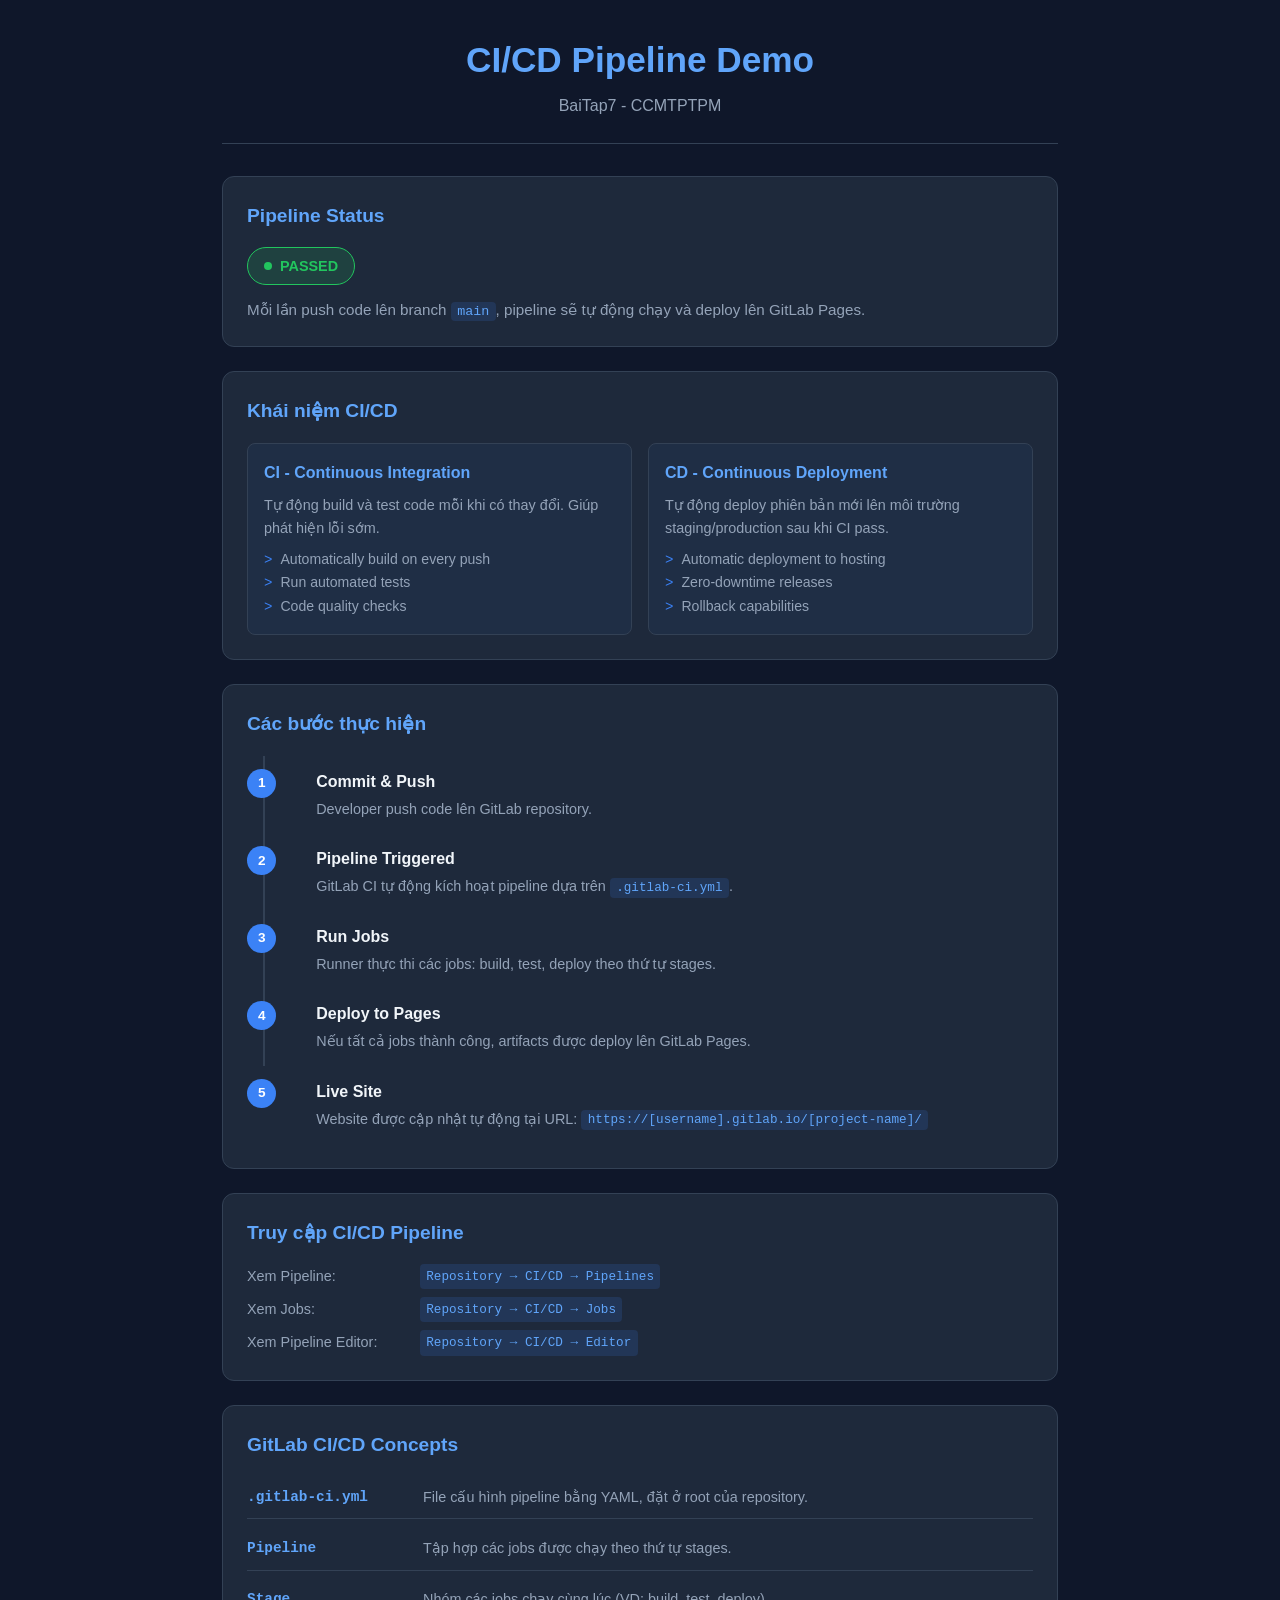
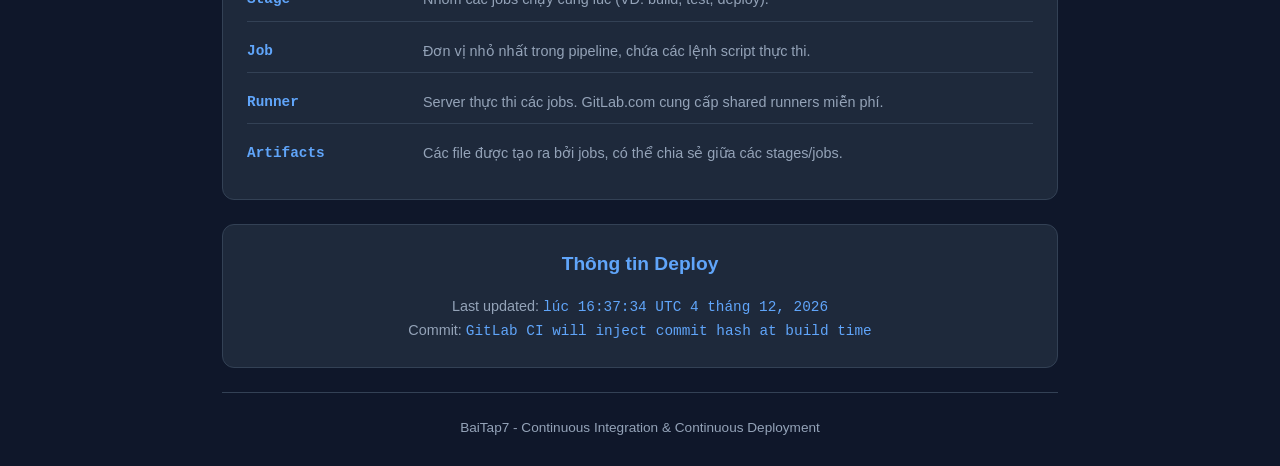
<file: index.html>
<!DOCTYPE html>
<html lang="vi">
<head>
    <meta charset="UTF-8">
    <meta name="viewport" content="width=device-width, initial-scale=1.0">
    <title>CI/CD Demo - BaiTap7</title>
    <link rel="stylesheet" href="styles.css">
</head>
<body>
    <div class="container">
        <header>
            <h1>CI/CD Pipeline Demo</h1>
            <p class="subtitle">BaiTap7 - CCMTPTPM</p>
        </header>

        <main>
            <section class="info-card">
                <h2>Pipeline Status</h2>
                <div class="status-badge passed">
                    <span class="dot"></span>
                    PASSED
                </div>
                <p class="desc">Mỗi lần push code lên branch <code>main</code>, pipeline sẽ tự động chạy và deploy lên GitLab Pages.</p>
            </section>

            <section class="info-card">
                <h2>Khái niệm CI/CD</h2>
                <div class="concept-grid">
                    <div class="concept-item">
                        <h3>CI - Continuous Integration</h3>
                        <p>Tự động build và test code mỗi khi có thay đổi. Giúp phát hiện lỗi sớm.</p>
                        <ul>
                            <li>Automatically build on every push</li>
                            <li>Run automated tests</li>
                            <li>Code quality checks</li>
                        </ul>
                    </div>
                    <div class="concept-item">
                        <h3>CD - Continuous Deployment</h3>
                        <p>Tự động deploy phiên bản mới lên môi trường staging/production sau khi CI pass.</p>
                        <ul>
                            <li>Automatic deployment to hosting</li>
                            <li>Zero-downtime releases</li>
                            <li>Rollback capabilities</li>
                        </ul>
                    </div>
                </div>
            </section>

            <section class="info-card">
                <h2>Các bước thực hiện</h2>
                <ol class="step-list">
                    <li>
                        <strong>Commit & Push</strong>
                        <p>Developer push code lên GitLab repository.</p>
                    </li>
                    <li>
                        <strong>Pipeline Triggered</strong>
                        <p>GitLab CI tự động kích hoạt pipeline dựa trên <code>.gitlab-ci.yml</code>.</p>
                    </li>
                    <li>
                        <strong>Run Jobs</strong>
                        <p>Runner thực thi các jobs: build, test, deploy theo thứ tự stages.</p>
                    </li>
                    <li>
                        <strong>Deploy to Pages</strong>
                        <p>Nếu tất cả jobs thành công, artifacts được deploy lên GitLab Pages.</p>
                    </li>
                    <li>
                        <strong>Live Site</strong>
                        <p>Website được cập nhật tự động tại URL: <code>https://[username].gitlab.io/[project-name]/</code></p>
                    </li>
                </ol>
            </section>

            <section class="info-card">
                <h2>Truy cập CI/CD Pipeline</h2>
                <div class="access-guide">
                    <div class="access-item">
                        <span class="label">Xem Pipeline:</span>
                        <code>Repository → CI/CD → Pipelines</code>
                    </div>
                    <div class="access-item">
                        <span class="label">Xem Jobs:</span>
                        <code>Repository → CI/CD → Jobs</code>
                    </div>
                    <div class="access-item">
                        <span class="label">Xem Pipeline Editor:</span>
                        <code>Repository → CI/CD → Editor</code>
                    </div>
                </div>
            </section>

            <section class="info-card">
                <h2>GitLab CI/CD Concepts</h2>
                <div class="concepts-table">
                    <div class="concept-row">
                        <span class="term">.gitlab-ci.yml</span>
                        <span class="definition">File cấu hình pipeline bằng YAML, đặt ở root của repository.</span>
                    </div>
                    <div class="concept-row">
                        <span class="term">Pipeline</span>
                        <span class="definition">Tập hợp các jobs được chạy theo thứ tự stages.</span>
                    </div>
                    <div class="concept-row">
                        <span class="term">Stage</span>
                        <span class="definition">Nhóm các jobs chạy cùng lúc (VD: build, test, deploy).</span>
                    </div>
                    <div class="concept-row">
                        <span class="term">Job</span>
                        <span class="definition">Đơn vị nhỏ nhất trong pipeline, chứa các lệnh script thực thi.</span>
                    </div>
                    <div class="concept-row">
                        <span class="term">Runner</span>
                        <span class="definition">Server thực thi các jobs. GitLab.com cung cấp shared runners miễn phí.</span>
                    </div>
                    <div class="concept-row">
                        <span class="term">Artifacts</span>
                        <span class="definition">Các file được tạo ra bởi jobs, có thể chia sẻ giữa các stages/jobs.</span>
                    </div>
                </div>
            </section>

            <section class="info-card timestamp-section">
                <h2>Thông tin Deploy</h2>
                <div class="timestamp-info">
                    <p>Last updated: <span id="timestamp">-</span></p>
                    <p>Commit: <span id="commit-hash">-</span></p>
                </div>
            </section>
        </main>

        <footer>
            <p>BaiTap7 - Continuous Integration &amp; Continuous Deployment</p>
        </footer>
    </div>

    <script src="js/main.js"></script>
</body>
</html>
</file>
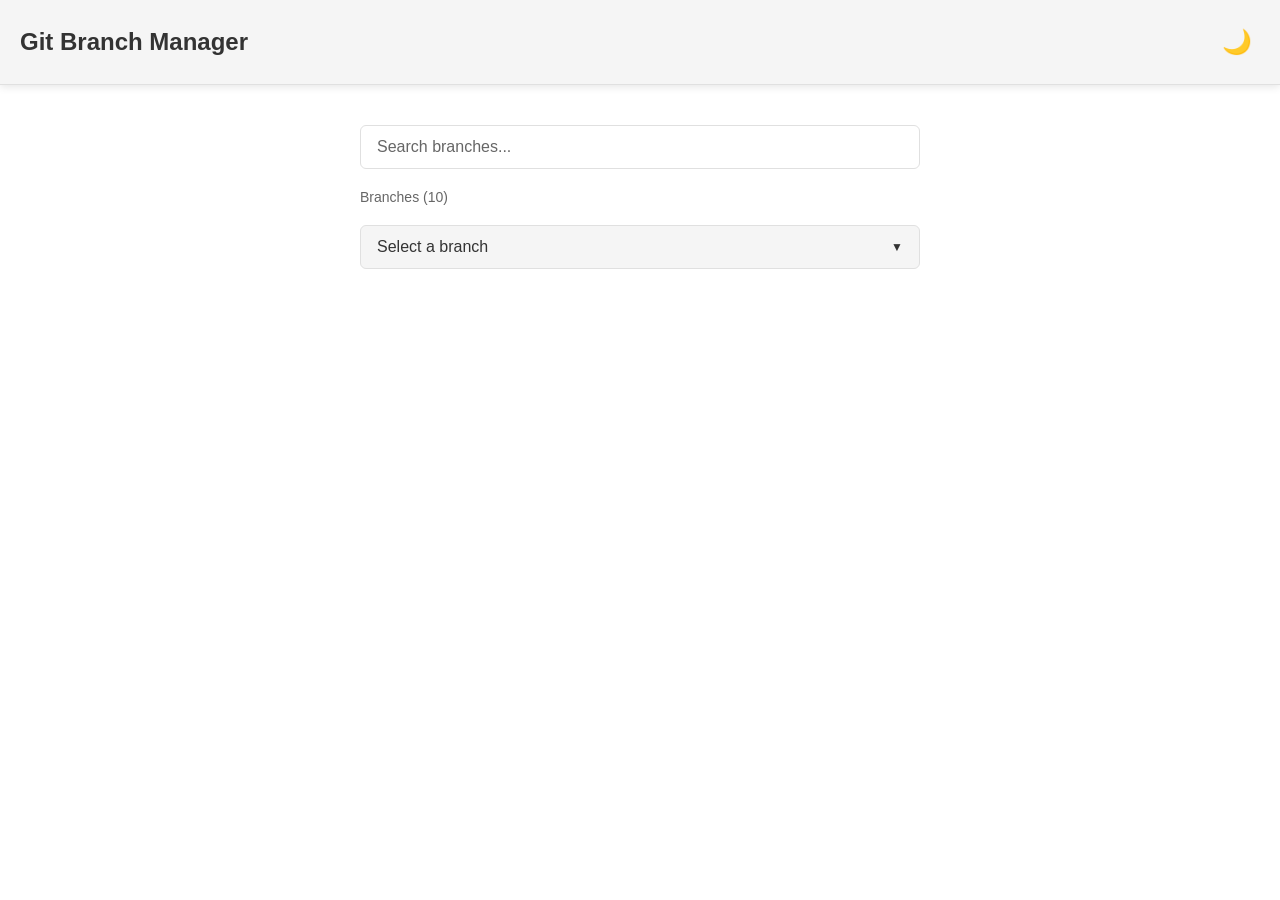
<file: Baitap3/index.html>
<!DOCTYPE html>
<html lang="vi">
<head>
    <meta charset="UTF-8">
    <meta name="viewport" content="width=device-width, initial-scale=1.0">
    <title>Git Branch Manager</title>
    <link rel="stylesheet" href="styles.css">
</head>
<body>
    <div id="app" class="app">
        <!-- Header -->
        <header class="header">
            <h1>Git Branch Manager</h1>
            <button id="themeToggle" class="theme-toggle">🌙</button>
        </header>
        
        <!-- Main Container -->
        <main class="container">
            <div class="branch-manager">
                <!-- Search input -->
                <div class="search-section">
                    <input 
                        type="text" 
                        id="searchInput" 
                        class="search-input" 
                        placeholder="Search branches..."
                    >
                </div>

                <!-- Branch count -->
                <div class="branch-info">
                    <span id="branchCount" class="branch-count">Branches (0)</span>
                </div>

                <!-- Branch dropdown -->
                <div class="dropdown-wrapper">
                    <button id="dropdownBtn" class="dropdown-btn">
                        <span id="selectedBranch">Select a branch</span>
                        <span class="dropdown-icon">▼</span>
                    </button>
                    
                    <div id="dropdownMenu" class="dropdown-menu hidden">
                        <ul id="branchList" class="branch-list">
                            <!-- Branches will be populated here -->
                        </ul>
                    </div>
                </div>

                <!-- Selected branch info -->
                <div id="selectedInfo" class="selected-info hidden">
                    <p>Selected: <strong id="selectedBranchName"></strong></p>
                </div>
            </div>
        </main>
    </div>

    <script src="app.js"></script>
</body>
</html>
</file>
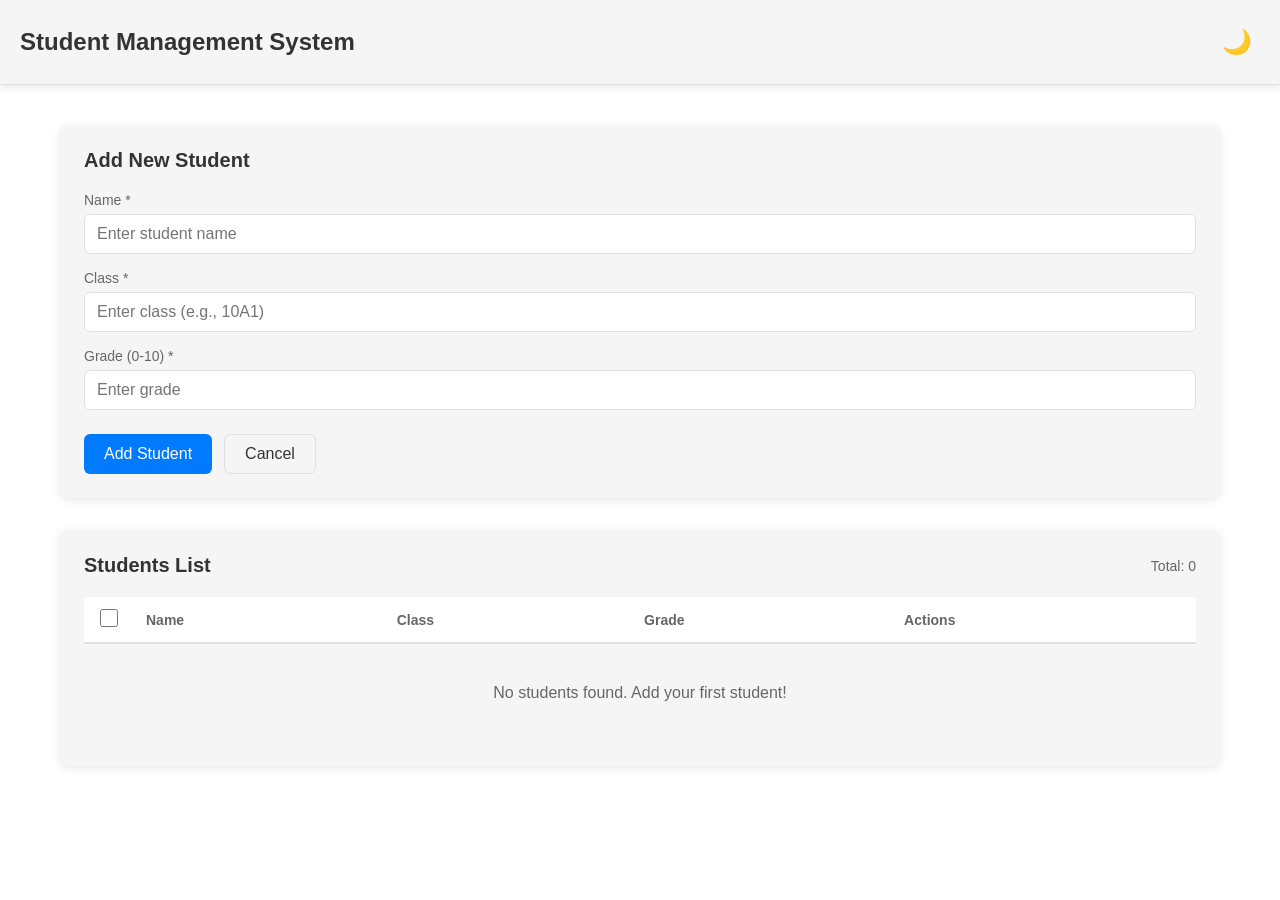
<file: BaiTap4/index.html>
<!DOCTYPE html>
<html lang="vi">

<head>
    <meta charset="UTF-8">
    <meta name="viewport" content="width=device-width, initial-scale=1.0">
    <title>Student Management System</title>
    <link rel="stylesheet" href="styles.css">
</head>

<body>
    <div id="app" class="app">
        <!-- Header -->
        <header class="header">
            <h1>Student Management System</h1>
            <button id="themeToggle" class="theme-toggle">🌙</button>
        </header>

        <!-- Main Container -->
        <main class="container">
            <!-- Add/Edit Student Form -->
            <section class="form-section">
                <h2 id="formTitle">Add New Student</h2>
                <form id="studentForm" class="student-form">
                    <input type="hidden" id="studentId" value="">

                    <div class="form-group">
                        <label for="studentName">Name *</label>
                        <input type="text" id="studentName" class="form-input" placeholder="Enter student name"
                            required>
                    </div>

                    <div class="form-group">
                        <label for="studentClass">Class *</label>
                        <input type="text" id="studentClass" class="form-input" placeholder="Enter class (e.g., 10A1)"
                            required>
                    </div>

                    <div class="form-group">
                        <label for="studentGrade">Grade (0-10) *</label>
                        <input type="number" id="studentGrade" class="form-input" placeholder="Enter grade" min="0"
                            max="10" step="0.1" required>
                    </div>

                    <div class="form-errors" id="formErrors"></div>

                    <div class="form-actions">
                        <button type="submit" class="btn btn-primary" id="submitBtn">Add Student</button>
                        <button type="button" class="btn btn-secondary" id="cancelBtn">Cancel</button>
                    </div>
                </form>
            </section>

            <!-- Students Table -->
            <section class="table-section">
                <div class="table-header">
                    <h2>Students List</h2>
                    <span id="studentCount" class="student-count">Total: 0</span>
                </div>

                <div class="table-wrapper">
                    <table class="students-table">
                        <thead>
                            <tr>
                                <th>Name</th>
                                <th>Class</th>
                                <th>Grade</th>
                                <th>Actions</th>
                            </tr>
                        </thead>
                        <tbody id="studentsTableBody">
                            <!-- Students will be rendered here -->
                        </tbody>
                    </table>

                    <div id="emptyState" class="empty-state">
                        <p>No students found. Add your first student!</p>
                    </div>
                </div>
            </section>
        </main>

        <!-- Confirmation Modal -->
        <div id="confirmModal" class="modal hidden">
            <div class="modal-content">
                <h3>Confirm Deletion</h3>
                <p id="confirmMessage">Are you sure you want to delete this student?</p>
                <div class="modal-actions">
                    <button class="btn btn-danger" id="confirmDelete">Delete</button>
                    <button class="btn btn-secondary" id="cancelDelete">Cancel</button>
                </div>
            </div>
        </div>
    </div>

    <script src="modules/student-crud.js"></script>
    <script src="modules/bulk-actions.js"></script>
    <script src="app.js"></script>
    <!-- Optional: Uncomment to enable demo data loader -->
    <!-- <script src="demo-data.js"></script> -->
</body>

</html>
</file>
<file: styles.css>
* {
    margin: 0;
    padding: 0;
    box-sizing: border-box;
}

:root {
    --bg-primary: #0f172a;
    --bg-card: #1e293b;
    --text-primary: #f1f5f9;
    --text-secondary: #94a3b8;
    --accent: #3b82f6;
    --accent-light: #60a5fa;
    --success: #22c55e;
    --border: #334155;
}

body {
    font-family: -apple-system, BlinkMacSystemFont, 'Segoe UI', Roboto, sans-serif;
    background-color: var(--bg-primary);
    color: var(--text-primary);
    line-height: 1.6;
    min-height: 100vh;
}

.container {
    max-width: 900px;
    margin: 0 auto;
    padding: 2rem;
}

header {
    text-align: center;
    margin-bottom: 2rem;
    padding-bottom: 1.5rem;
    border-bottom: 1px solid var(--border);
}

header h1 {
    font-size: 2.2rem;
    color: var(--accent-light);
    margin-bottom: 0.3rem;
}

header .subtitle {
    color: var(--text-secondary);
    font-size: 1rem;
}

.info-card {
    background: var(--bg-card);
    border-radius: 12px;
    padding: 1.5rem;
    margin-bottom: 1.5rem;
    border: 1px solid var(--border);
}

.info-card h2 {
    font-size: 1.2rem;
    margin-bottom: 1rem;
    color: var(--accent-light);
}

.status-badge {
    display: inline-flex;
    align-items: center;
    gap: 0.5rem;
    padding: 0.4rem 1rem;
    border-radius: 20px;
    font-weight: 700;
    font-size: 0.9rem;
    margin-bottom: 0.8rem;
}

.status-badge.passed {
    background: rgba(34, 197, 94, 0.15);
    color: var(--success);
    border: 1px solid var(--success);
}

.status-badge .dot {
    width: 8px;
    height: 8px;
    border-radius: 50%;
    background: currentColor;
    animation: pulse 2s infinite;
}

@keyframes pulse {
    0%, 100% { opacity: 1; }
    50% { opacity: 0.4; }
}

.desc {
    color: var(--text-secondary);
    font-size: 0.95rem;
}

.desc code, .info-card code {
    background: rgba(59, 130, 246, 0.15);
    color: var(--accent-light);
    padding: 0.15rem 0.4rem;
    border-radius: 4px;
    font-size: 0.88em;
}

.concept-grid {
    display: grid;
    grid-template-columns: 1fr 1fr;
    gap: 1rem;
}

.concept-item {
    background: rgba(59, 130, 246, 0.05);
    border: 1px solid var(--border);
    border-radius: 8px;
    padding: 1rem;
}

.concept-item h3 {
    font-size: 1rem;
    margin-bottom: 0.5rem;
    color: var(--accent-light);
}

.concept-item p {
    color: var(--text-secondary);
    font-size: 0.9rem;
    margin-bottom: 0.5rem;
}

.concept-item ul {
    list-style: none;
    font-size: 0.88rem;
    color: var(--text-secondary);
}

.concept-item ul li::before {
    content: ">";
    color: var(--accent);
    margin-right: 0.5rem;
    font-family: monospace;
}

.step-list {
    list-style: none;
    counter-reset: step;
}

.step-list li {
    counter-increment: step;
    padding: 0.8rem 0.8rem 0.8rem 3.2rem;
    position: relative;
    border-left: 2px solid var(--border);
    margin-left: 1rem;
}

.step-list li:last-child {
    border-left-color: transparent;
}

.step-list li::before {
    content: counter(step);
    position: absolute;
    left: -1.1rem;
    width: 1.8rem;
    height: 1.8rem;
    background: var(--accent);
    color: white;
    border-radius: 50%;
    display: flex;
    align-items: center;
    justify-content: center;
    font-size: 0.85rem;
    font-weight: 700;
}

.step-list li strong {
    color: var(--text-primary);
    display: block;
    margin-bottom: 0.2rem;
}

.step-list li p {
    color: var(--text-secondary);
    font-size: 0.9rem;
}

.access-guide {
    display: flex;
    flex-direction: column;
    gap: 0.5rem;
}

.access-item {
    display: flex;
    align-items: center;
    gap: 0.8rem;
    font-size: 0.9rem;
}

.access-item .label {
    color: var(--text-secondary);
    min-width: 160px;
}

.concepts-table {
    display: flex;
    flex-direction: column;
    gap: 0.5rem;
}

.concept-row {
    display: grid;
    grid-template-columns: 160px 1fr;
    gap: 1rem;
    padding: 0.6rem 0;
    border-bottom: 1px solid var(--border);
    font-size: 0.9rem;
}

.concept-row:last-child {
    border-bottom: none;
}

.term {
    color: var(--accent-light);
    font-family: monospace;
    font-weight: 600;
}

.definition {
    color: var(--text-secondary);
}

.timestamp-section {
    text-align: center;
}

.timestamp-info {
    font-size: 0.9rem;
    color: var(--text-secondary);
}

.timestamp-info span {
    color: var(--accent-light);
    font-family: monospace;
}

footer {
    text-align: center;
    padding-top: 1.5rem;
    border-top: 1px solid var(--border);
    color: var(--text-secondary);
    font-size: 0.85rem;
}

@media (max-width: 600px) {
    .container {
        padding: 1rem;
    }

    .concept-grid {
        grid-template-columns: 1fr;
    }

    .concept-row {
        grid-template-columns: 1fr;
        gap: 0.2rem;
    }

    .access-item {
        flex-direction: column;
        align-items: flex-start;
    }
}
</file>
<file: Baitap3/styles.css>
* {
    margin: 0;
    padding: 0;
    box-sizing: border-box;
}

:root {
    --bg-primary: #ffffff;
    --bg-secondary: #f5f5f5;
    --text-primary: #333333;
    --text-secondary: #666666;
    --border-color: #e0e0e0;
    --accent-color: #007bff;
    --hover-bg: #f0f0f0;
    --shadow: 0 2px 8px rgba(0, 0, 0, 0.1);
}

body.dark-mode {
    --bg-primary: #1e1e1e;
    --bg-secondary: #2d2d2d;
    --text-primary: #e0e0e0;
    --text-secondary: #b0b0b0;
    --border-color: #404040;
    --accent-color: #4a9eff;
    --hover-bg: #3a3a3a;
    --shadow: 0 2px 8px rgba(0, 0, 0, 0.3);
}

body {
    font-family: -apple-system, BlinkMacSystemFont, 'Segoe UI', Roboto, Oxygen, Ubuntu, Cantarell, sans-serif;
    background-color: var(--bg-primary);
    color: var(--text-primary);
    transition: background-color 0.3s ease, color 0.3s ease;
}

.app {
    min-height: 100vh;
    display: flex;
    flex-direction: column;
}

/* Header */
.header {
    background-color: var(--bg-secondary);
    padding: 20px;
    display: flex;
    justify-content: space-between;
    align-items: center;
    border-bottom: 1px solid var(--border-color);
    box-shadow: var(--shadow);
}

.header h1 {
    font-size: 24px;
    font-weight: 600;
}

.theme-toggle {
    background: none;
    border: none;
    font-size: 24px;
    cursor: pointer;
    padding: 8px;
    border-radius: 4px;
    transition: background-color 0.3s ease;
}

.theme-toggle:hover {
    background-color: var(--hover-bg);
}

/* Container */
.container {
    flex: 1;
    padding: 40px 20px;
    max-width: 600px;
    margin: 0 auto;
    width: 100%;
}

.branch-manager {
    display: flex;
    flex-direction: column;
    gap: 20px;
}

/* Search Section */
.search-section {
    width: 100%;
}

.search-input {
    width: 100%;
    padding: 12px 16px;
    font-size: 16px;
    border: 1px solid var(--border-color);
    border-radius: 6px;
    background-color: var(--bg-primary);
    color: var(--text-primary);
    transition: border-color 0.3s ease, box-shadow 0.3s ease;
}

.search-input:focus {
    outline: none;
    border-color: var(--accent-color);
    box-shadow: 0 0 0 3px rgba(74, 158, 255, 0.1);
}

.search-input::placeholder {
    color: var(--text-secondary);
}

/* Branch Info */
.branch-info {
    display: flex;
    justify-content: space-between;
    align-items: center;
}

.branch-count {
    font-size: 14px;
    color: var(--text-secondary);
    font-weight: 500;
}

/* Dropdown */
.dropdown-wrapper {
    position: relative;
    width: 100%;
}

.dropdown-btn {
    width: 100%;
    padding: 12px 16px;
    background-color: var(--bg-secondary);
    border: 1px solid var(--border-color);
    border-radius: 6px;
    color: var(--text-primary);
    font-size: 16px;
    cursor: pointer;
    display: flex;
    justify-content: space-between;
    align-items: center;
    transition: all 0.3s ease;
}

.dropdown-btn:hover {
    background-color: var(--hover-bg);
    border-color: var(--accent-color);
}

.dropdown-btn.active {
    border-color: var(--accent-color);
    background-color: var(--hover-bg);
}

.dropdown-icon {
    font-size: 12px;
    transition: transform 0.3s ease;
}

.dropdown-btn.active .dropdown-icon {
    transform: rotate(180deg);
}

.dropdown-menu {
    position: absolute;
    top: 100%;
    left: 0;
    right: 0;
    background-color: var(--bg-primary);
    border: 1px solid var(--border-color);
    border-top: none;
    border-radius: 0 0 6px 6px;
    max-height: 300px;
    overflow-y: auto;
    z-index: 1000;
    box-shadow: var(--shadow);
}

.dropdown-menu.hidden {
    display: none;
}

.branch-list {
    list-style: none;
}

.branch-item {
    padding: 12px 16px;
    cursor: pointer;
    transition: background-color 0.2s ease;
    border-bottom: 1px solid var(--border-color);
    font-size: 14px;
}

.branch-item:last-child {
    border-bottom: none;
}

.branch-item:hover {
    background-color: var(--hover-bg);
}

.branch-item.active {
    background-color: var(--accent-color);
    color: white;
}

.branch-item.hidden {
    display: none;
}

/* Selected Info */
.selected-info {
    padding: 16px;
    background-color: var(--bg-secondary);
    border-radius: 6px;
    border-left: 4px solid var(--accent-color);
}

.selected-info.hidden {
    display: none;
}

.selected-info p {
    font-size: 14px;
    color: var(--text-secondary);
}

.selected-info strong {
    color: var(--accent-color);
    font-weight: 600;
}

/* Scrollbar styling */
.dropdown-menu::-webkit-scrollbar {
    width: 6px;
}

.dropdown-menu::-webkit-scrollbar-track {
    background: var(--bg-secondary);
}

.dropdown-menu::-webkit-scrollbar-thumb {
    background: var(--border-color);
    border-radius: 3px;
}

.dropdown-menu::-webkit-scrollbar-thumb:hover {
    background: var(--text-secondary);
}

/* Responsive */
@media (max-width: 600px) {
    .header {
        padding: 16px;
    }

    .header h1 {
        font-size: 20px;
    }

    .container {
        padding: 20px 16px;
    }

    .dropdown-menu {
        max-height: 250px;
    }
}
</file>
<file: BaiTap4/styles.css>
* {
    margin: 0;
    padding: 0;
    box-sizing: border-box;
}

:root {
    --bg-primary: #ffffff;
    --bg-secondary: #f5f5f5;
    --text-primary: #333333;
    --text-secondary: #666666;
    --border-color: #e0e0e0;
    --accent-color: #007bff;
    --success-color: #28a745;
    --danger-color: #dc3545;
    --warning-color: #ffc107;
    --hover-bg: #f0f0f0;
    --shadow: 0 2px 8px rgba(0, 0, 0, 0.1);
}

.app.dark-mode {
    --bg-primary: #1e1e1e;
    --bg-secondary: #2d2d2d;
    --text-primary: #e0e0e0;
    --text-secondary: #b0b0b0;
    --border-color: #404040;
    --accent-color: #4a9eff;
    --success-color: #3ddc84;
    --danger-color: #ff6b6b;
    --warning-color: #ffd93d;
    --hover-bg: #3a3a3a;
    --shadow: 0 2px 8px rgba(0, 0, 0, 0.3);
}

body {
    font-family: -apple-system, BlinkMacSystemFont, 'Segoe UI', Roboto, Oxygen, Ubuntu, Cantarell, sans-serif;
    background-color: var(--bg-primary);
    color: var(--text-primary);
    transition: background-color 0.3s ease, color 0.3s ease;
}

.app {
    min-height: 100vh;
    display: flex;
    flex-direction: column;
}

/* Header */
.header {
    background-color: var(--bg-secondary);
    padding: 20px;
    display: flex;
    justify-content: space-between;
    align-items: center;
    border-bottom: 1px solid var(--border-color);
    box-shadow: var(--shadow);
}

.header h1 {
    font-size: 24px;
    font-weight: 600;
}

.theme-toggle {
    background: none;
    border: none;
    font-size: 24px;
    cursor: pointer;
    padding: 8px;
    border-radius: 4px;
    transition: background-color 0.3s ease;
}

.theme-toggle:hover {
    background-color: var(--hover-bg);
}

/* Container */
.container {
    flex: 1;
    padding: 40px 20px;
    max-width: 1200px;
    margin: 0 auto;
    width: 100%;
}

/* Form Section */
.form-section {
    background-color: var(--bg-secondary);
    padding: 24px;
    border-radius: 8px;
    margin-bottom: 32px;
    box-shadow: var(--shadow);
}

.form-section h2 {
    font-size: 20px;
    margin-bottom: 20px;
    color: var(--text-primary);
}

.student-form {
    display: flex;
    flex-direction: column;
    gap: 16px;
}

.form-group {
    display: flex;
    flex-direction: column;
    gap: 6px;
}

.form-group label {
    font-size: 14px;
    font-weight: 500;
    color: var(--text-secondary);
}

.form-input {
    padding: 10px 12px;
    font-size: 16px;
    border: 1px solid var(--border-color);
    border-radius: 6px;
    background-color: var(--bg-primary);
    color: var(--text-primary);
    transition: border-color 0.3s ease, box-shadow 0.3s ease;
}

.form-input:focus {
    outline: none;
    border-color: var(--accent-color);
    box-shadow: 0 0 0 3px rgba(74, 158, 255, 0.1);
}

.form-errors {
    display: none;
    padding: 12px;
    background-color: rgba(220, 53, 69, 0.1);
    border: 1px solid var(--danger-color);
    border-radius: 6px;
    color: var(--danger-color);
    font-size: 14px;
}

.form-errors.show {
    display: block;
}

.form-errors ul {
    margin: 0;
    padding-left: 20px;
}

.form-actions {
    display: flex;
    gap: 12px;
    margin-top: 8px;
}

/* Buttons */
.btn {
    padding: 10px 20px;
    font-size: 16px;
    border: none;
    border-radius: 6px;
    cursor: pointer;
    transition: all 0.3s ease;
    font-weight: 500;
}

.btn-primary {
    background-color: var(--accent-color);
    color: white;
}

.btn-primary:hover {
    opacity: 0.9;
    transform: translateY(-1px);
}

.btn-secondary {
    background-color: var(--bg-secondary);
    color: var(--text-primary);
    border: 1px solid var(--border-color);
}

.btn-secondary:hover {
    background-color: var(--hover-bg);
}

.btn-success {
    background-color: var(--success-color);
    color: white;
    padding: 6px 12px;
    font-size: 14px;
}

.btn-success:hover {
    opacity: 0.9;
}

.btn-danger {
    background-color: var(--danger-color);
    color: white;
    padding: 6px 12px;
    font-size: 14px;
}

.btn-danger:hover {
    opacity: 0.9;
}

.btn:disabled {
    opacity: 0.5;
    cursor: not-allowed;
}

/* Table Section */
.table-section {
    background-color: var(--bg-secondary);
    padding: 24px;
    border-radius: 8px;
    box-shadow: var(--shadow);
}

.table-header {
    display: flex;
    justify-content: space-between;
    align-items: center;
    margin-bottom: 20px;
}

.table-header h2 {
    font-size: 20px;
    color: var(--text-primary);
}

.student-count {
    font-size: 14px;
    color: var(--text-secondary);
    font-weight: 500;
}

.table-wrapper {
    overflow-x: auto;
}

.students-table {
    width: 100%;
    border-collapse: collapse;
}

.students-table thead {
    background-color: var(--bg-primary);
}

.students-table th {
    padding: 12px;
    text-align: left;
    font-weight: 600;
    color: var(--text-secondary);
    border-bottom: 2px solid var(--border-color);
    font-size: 14px;
}

.students-table td {
    padding: 12px;
    border-bottom: 1px solid var(--border-color);
    font-size: 14px;
}

.students-table tbody tr {
    transition: background-color 0.2s ease;
}

.students-table tbody tr:hover {
    background-color: var(--hover-bg);
}

.action-buttons {
    display: flex;
    gap: 8px;
}

.empty-state {
    display: none;
    text-align: center;
    padding: 40px 20px;
    color: var(--text-secondary);
}

.empty-state.show {
    display: block;
}

/* Modal */
.modal {
    position: fixed;
    top: 0;
    left: 0;
    right: 0;
    bottom: 0;
    background-color: rgba(0, 0, 0, 0.5);
    display: flex;
    justify-content: center;
    align-items: center;
    z-index: 1000;
}

.modal.hidden {
    display: none;
}

.modal-content {
    background-color: var(--bg-primary);
    padding: 24px;
    border-radius: 8px;
    max-width: 400px;
    width: 90%;
    box-shadow: 0 4px 16px rgba(0, 0, 0, 0.2);
}

.modal-content h3 {
    margin-bottom: 12px;
    color: var(--text-primary);
}

.modal-content p {
    margin-bottom: 20px;
    color: var(--text-secondary);
}

.modal-actions {
    display: flex;
    gap: 12px;
    justify-content: flex-end;
}

/* Bulk Actions Toolbar */
.bulk-actions-toolbar {
    display: flex;
    justify-content: space-between;
    align-items: center;
    padding: 12px 16px;
    background-color: var(--accent-color);
    color: white;
    border-radius: 6px;
    margin-bottom: 16px;
    transition: all 0.3s ease;
}

.bulk-actions-toolbar.hidden {
    display: none;
}

.bulk-actions-info {
    font-size: 14px;
    font-weight: 500;
}

.bulk-actions-info #selectedCount {
    font-weight: 700;
    font-size: 16px;
}

.bulk-actions-buttons {
    display: flex;
    gap: 8px;
}

.bulk-actions-buttons .btn {
    padding: 8px 16px;
    font-size: 14px;
}

.bulk-actions-buttons .btn-secondary {
    background-color: rgba(255, 255, 255, 0.2);
    color: white;
    border: 1px solid rgba(255, 255, 255, 0.3);
}

.bulk-actions-buttons .btn-secondary:hover {
    background-color: rgba(255, 255, 255, 0.3);
}

.bulk-actions-buttons .btn-danger {
    background-color: var(--danger-color);
}

/* Checkbox Styling */
.students-table input[type="checkbox"] {
    width: 18px;
    height: 18px;
    cursor: pointer;
    accent-color: var(--accent-color);
}

.students-table th:first-child,
.students-table td:first-child {
    width: 50px;
    text-align: center;
}

/* Indeterminate checkbox styling */
input[type="checkbox"]:indeterminate {
    opacity: 0.7;
}

/* Responsive */
@media (max-width: 768px) {
    .header {
        padding: 16px;
    }

    .header h1 {
        font-size: 20px;
    }

    .container {
        padding: 20px 16px;
    }

    .form-section,
    .table-section {
        padding: 16px;
    }

    .form-actions {
        flex-direction: column;
    }

    .btn {
        width: 100%;
    }

    .students-table th,
    .students-table td {
        padding: 8px;
        font-size: 12px;
    }

    .action-buttons {
        flex-direction: column;
    }

    .bulk-actions-toolbar {
        flex-direction: column;
        gap: 12px;
        align-items: stretch;
    }

    .bulk-actions-buttons {
        flex-direction: column;
    }

    .bulk-actions-buttons .btn {
        width: 100%;
    }
}
</file>
